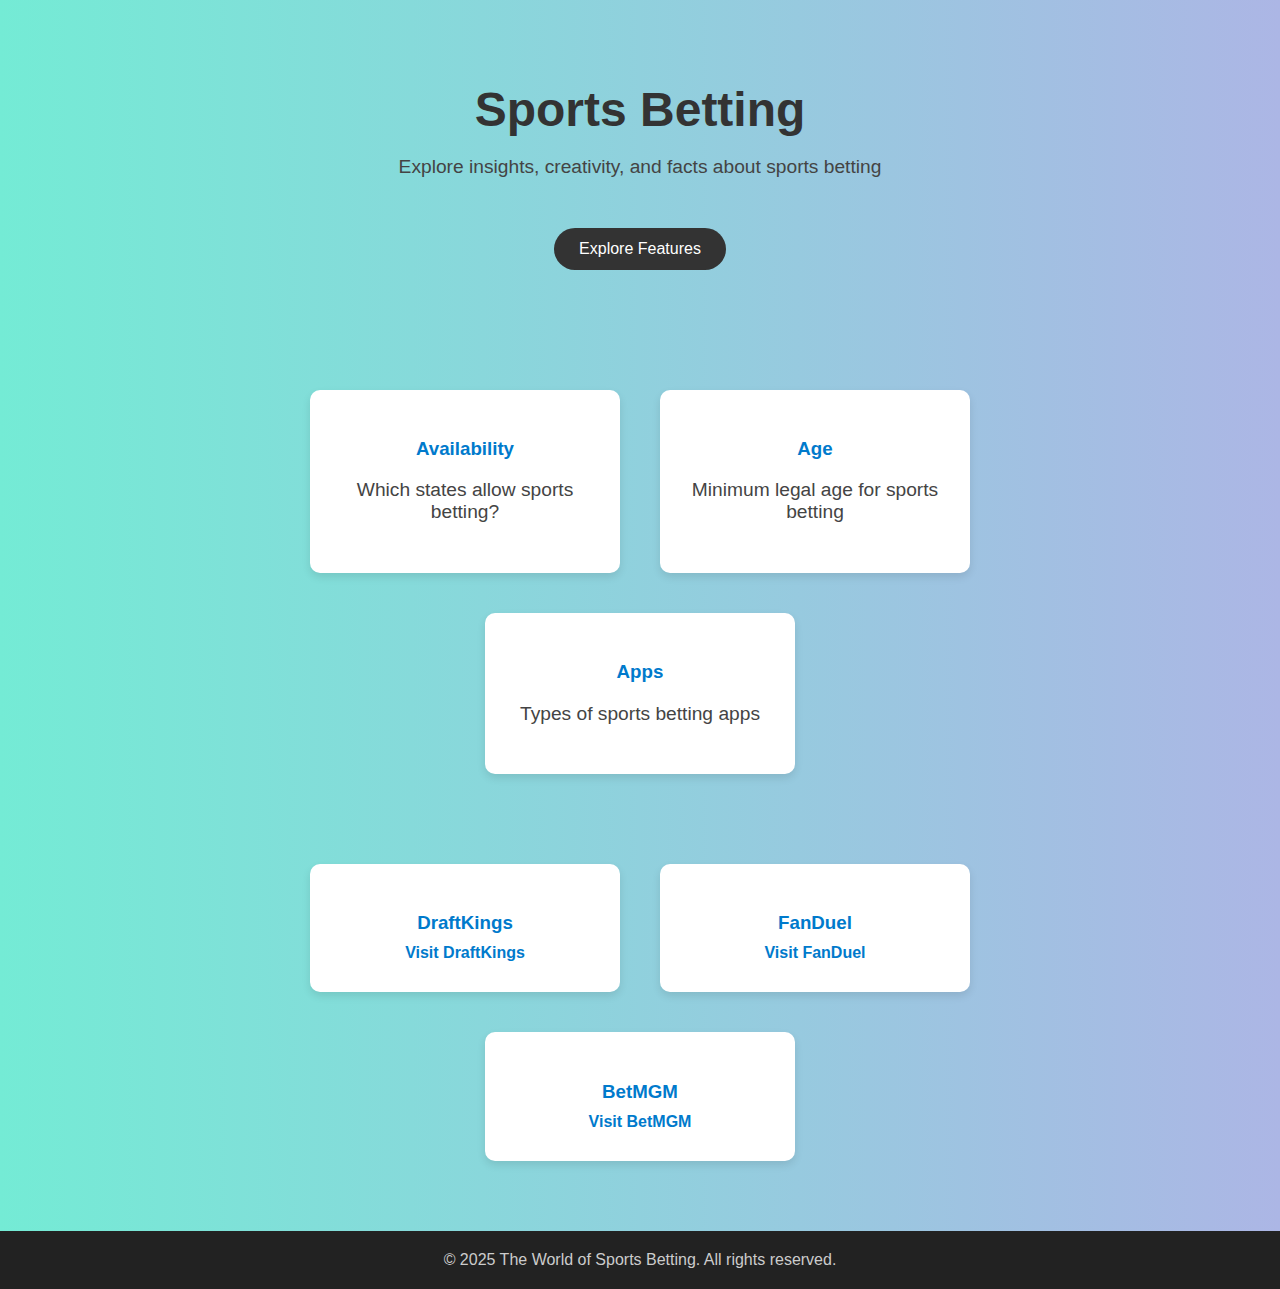
<file: FirstWebsite.html>
<!DOCTYPE html>
<html lang="en">
<head>
    <meta charset="UTF-8">
    <title>The World of Sports Betting</title>
    <style>
        body {
            margin: 0;
            font-family: 'Arial', sans-serif;
            background: linear-gradient(to right, #74ebd5, #ACB6E5);
            color: #333;
            text-align: center;
        }

        header {
            padding: 50px 20px;
        }

        h1 {
            font-size: 3em;
            margin-bottom: 10px;
        }

        p {
            font-size: 1.2em;
            color: #444;
        }

        .btn {
            display: inline-block;
            padding: 12px 25px;
            margin-top: 30px;
            background-color: #333;
            color: white;
            text-decoration: none;
            border-radius: 30px;
            font-size: 1em;
            transition: background 0.3s ease;
        }

        .btn:hover {
            background-color: #555;
        }

        .features, .links {
            display: flex;
            flex-wrap: wrap;
            justify-content: center;
            margin: 50px auto;
            max-width: 900px;
        }

        .feature-box, .link-box {
            background-color: white;
            margin: 20px;
            padding: 30px;
            width: 250px;
            border-radius: 10px;
            box-shadow: 0 4px 8px rgba(0,0,0,0.1);
            transition: transform 0.3s;
            cursor: pointer;
        }

        .feature-box h3, .link-box h3 {
            margin-bottom: 10px;
            color: #007ACC;
        }

        .link-box a {
            color: #007ACC;
            text-decoration: none;
            font-weight: bold;
        }

        .link-box:hover, .feature-box:hover {
            transform: scale(1.05);
        }

        footer {
            background-color: #222;
            color: #ccc;
            padding: 20px;
            margin-top: 50px;
        }

        .content-section {
            display: none;
            padding: 30px;
            max-width: 700px;
            margin: auto;
            text-align: left;
            background: white;
            border-radius: 10px;
            box-shadow: 0 4px 8px rgba(0,0,0,0.2);
        }
    </style>
</head>
<body>

    <header>
        <h1>Sports Betting</h1>
        <p>Explore insights, creativity, and facts about sports betting</p>
        <a href="#features" class="btn">Explore Features</a>
    </header>

    <section id="features" class="features">
        <div class="feature-box" onclick="showContent('availability')">
            <h3>Availability</h3>
            <p>Which states allow sports betting?</p>
        </div>
        <div class="feature-box" onclick="showContent('age')">
            <h3>Age</h3>
            <p>Minimum legal age for sports betting</p>
        </div>
        <div class="feature-box" onclick="showContent('apps')">
            <h3>Apps</h3>
            <p>Types of sports betting apps</p>
        </div>
    </section>

    <section class="links">
        <div class="link-box">
            <h3>DraftKings</h3>
            <a href="https://www.draftkings.com" target="_blank">Visit DraftKings</a>
        </div>
        <div class="link-box">
            <h3>FanDuel</h3>
            <a href="https://www.fanduel.com" target="_blank">Visit FanDuel</a>
        </div>
        <div class="link-box">
            <h3>BetMGM</h3>
            <a href="https://sports.betmgm.com" target="_blank">Visit BetMGM</a>
        </div>
    </section>

    <!-- Expandable Content Sections -->
    <section id="availability" class="content-section">
        <h2>Availability</h2>
        <p>Sports betting is legal in many states. Click <a href="https://www.pgatour.com/article/news/betting-dfs/2024/12/17/sports-betting-landscape-heading-into-2025-where-is-it-legal"_blank">here</a> to see a full list of where it is currently permitted.</p>
    </section>

    <section id="age" class="content-section">
        <h2>Legal Age for Sports Betting</h2>
        <p>In most states, the minimum age for legal sports betting is 21. However, some states may allow it at 18 depending on local laws.</p>
    </section>

    <section id="apps" class="content-section">
        <h2>Betting Apps</h2>
        <p>Popular apps include DraftKings, FanDuel, BetMGM, and Caesars Sportsbook. These apps allow you to place bets, view odds, and manage your account.</p>
    </section>

    <footer>
        &copy; 2025 The World of Sports Betting. All rights reserved.
    </footer>

    <script>
        function showContent(id) {
            document.querySelectorAll('.content-section').forEach(sec => sec.style.display = 'none');
            document.getElementById(id).style.display = 'block';
            document.getElementById(id).scrollIntoView({ behavior: 'smooth' });
        }
    </script>
</body>
</html>
</file>
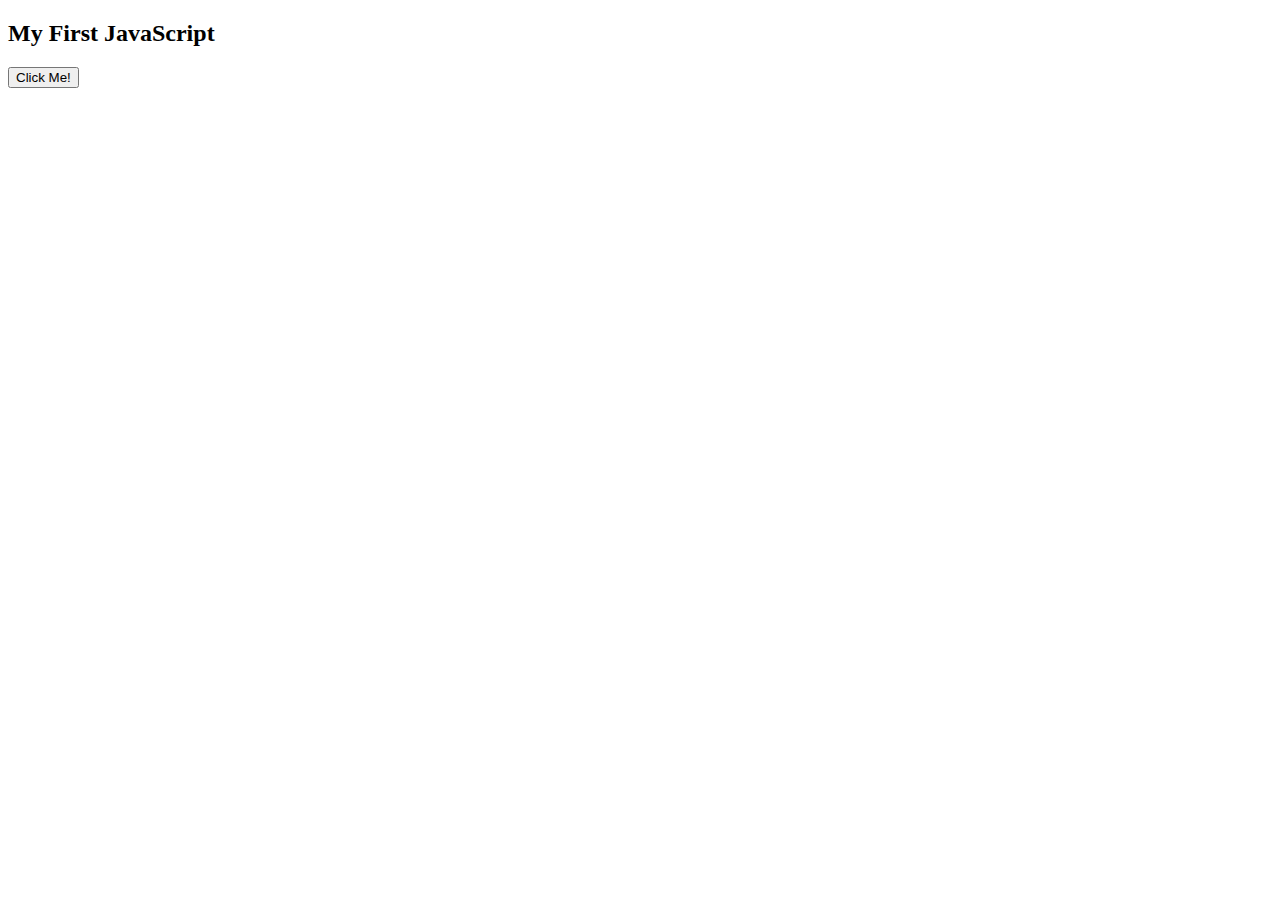
<file: Java1.html>
<!DOCTYPE html>
<html>
<script src="script.js"></script>

<body>

	<h2>My First JavaScript</h2>
	<button onclick= "document.getElementById('demo').innerHTML= '<a href = output.html>Next Demo</a>'">Click Me!</button>

<p id= "demo"></p>
</body>
</html>
</file>
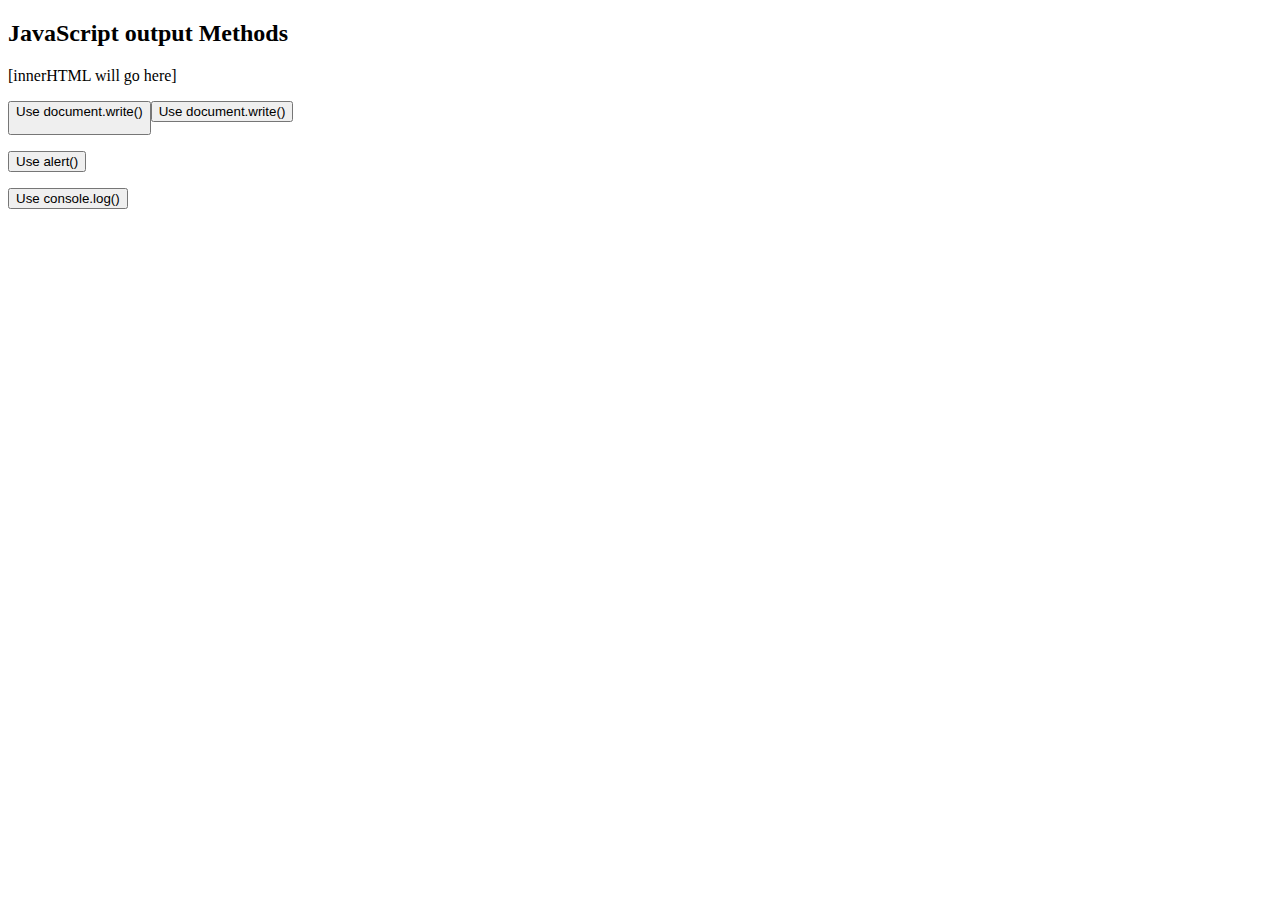
<file: output.html>
<!DOCTYPE html>
<html>
<head>
	<title>JavaScript output Practice</title>
</head>
<body>

<h2>JavaScript output Methods</h2>

<p id= "output1"> [innerHTML will go here]</p>
<p><button onclick ="showInnerHTML()">Use document.write()</button</p>

<p><button onclick="useDocumentWrite()">Use document.write()</button></p>
<p><button onclick="showAlert()">Use alert()</button></p>
<p><button onclick="showConsole()">Use console.log()</button></p>
<script src="output.js"></script>

</body>
</html>
</file>
